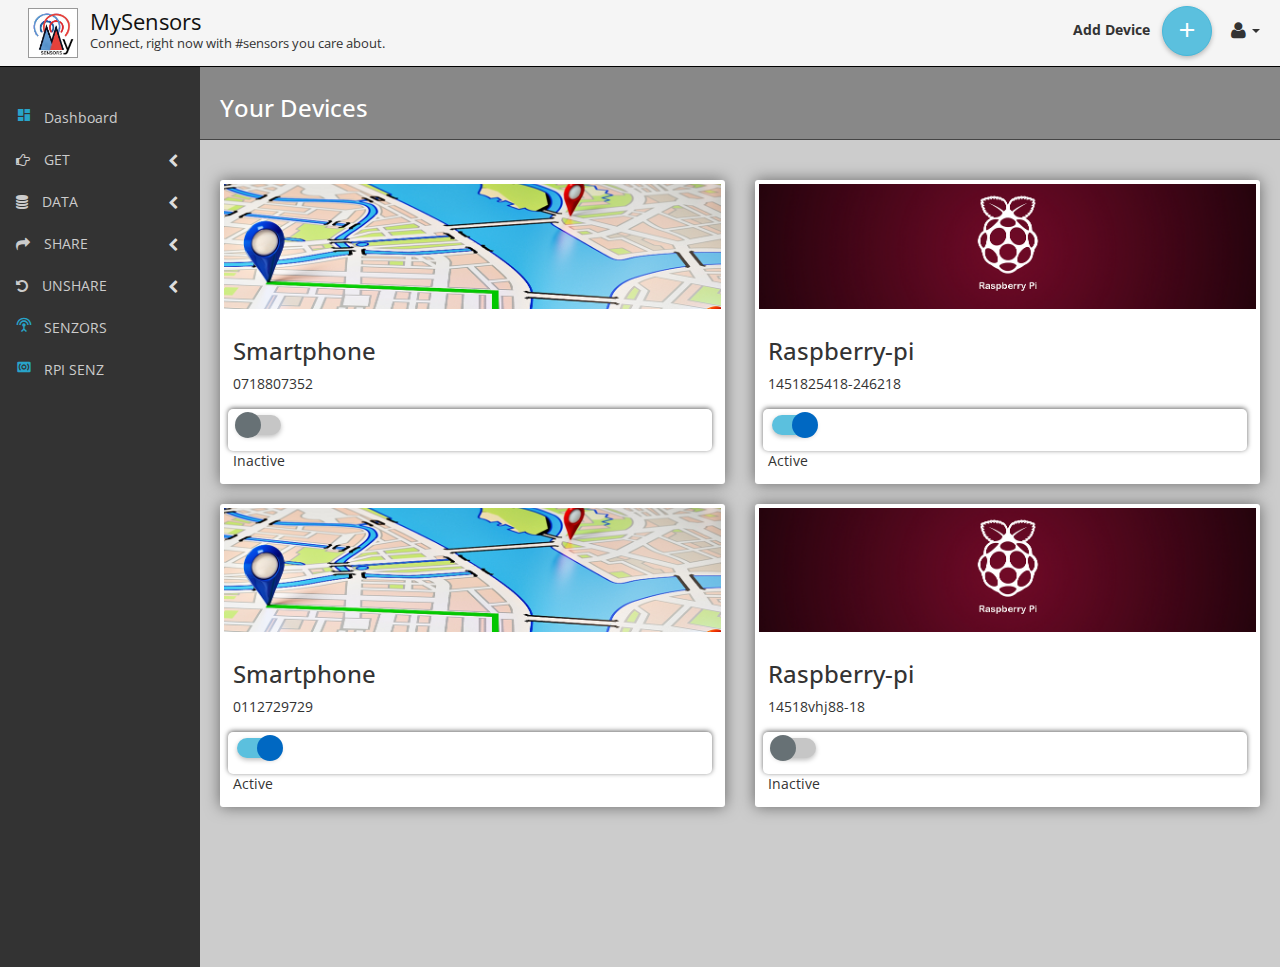
<file: webstorm-MS/index.html>
﻿<!DOCTYPE html>
<html ng-app="app">
<head>
    <title>My Sensors</title>
    <meta name="viewport" content="width=device-width,initial-scale=1,maximum-scale=1,user-scalable=no"/>
    <link href='http://fonts.googleapis.com/css?family=Open+Sans' rel='stylesheet' type='text/css'>
    <link href="Content/bootstrap.min.css" rel="stylesheet" />
    <link href="https://fonts.googleapis.com/icon?family=Material+Icons" rel="stylesheet">
    <link href="Content/font-awesome.min.css" rel="stylesheet" />
    <link href="Content/angular-gridster.min.css" rel="stylesheet"/>
    <link href="https://fonts.googleapis.com/icon?family=Material+Icons"     rel="stylesheet"/>
    <link href="app/app.css" rel="stylesheet" />
    <link href="ext-modules/msFramework/msFramework.css" rel="stylesheet" />
    <link href="ext-modules/msDashboard/dashboard.css" rel="stylesheet"/>
    <link href="ext-modules/msMenu/msMenu.css" rel="stylesheet"/>
    <link href="https://fonts.googleapis.com/icon?family=Material+Icons"     rel="stylesheet"/>


    <script src="Scripts/jquery-2.1.3.min.js"></script>
    <script src="Scripts/bootstrap.min.js"></script>




    <script src="Scripts/angular.min.js"></script>
    <script src="Scripts/angular-animate.min.js"></script>
    <script src="Scripts/angular-route.min.js"></script>
    <script src="Scripts/angular-gridster.min.js"></script>

    <script src="ext-modules/msMenu/msMenuModule.js"></script>
    <script src="ext-modules/msMenu/msMenuController.js"></script>
    <script src="ext-modules/msMenu/msMenuDirective.js"></script>
    <script src="ext-modules/msMenu/msMenuItemDirective.js"></script>
    <script src="ext-modules/msMenu/msMenuGroupDirective.js"></script>
    <script src="ext-modules/msMenu/msMenuSrchDirective.js"></script>



    <script src="ext-modules/msDashboard/msDashboardModule.js"></script>


    <script src="ext-modules/msFramework/msFrameworkModule.js"></script>
    <script src="ext-modules/msFramework/msFrameworkController.js"></script>
    <script src="ext-modules/msFramework/msFrameworkDirective.js"></script>

    <script src="ext-modules/msFramework/msAddDeviceDirective.js"></script>



    <script src="app/appModule.js"></script>
    <script src="app/appConfig.js"></script>
    <script src="app/appConfigRoute.js"></script>

    <!--<script src="ext-modules/msDashboard/msDashboardModule.js"></script>-->
    <script src="app/directives/msDashboardDirective.js"></script>
    <script src="ext-modules/msDashboard/msDashboardController.js"></script>

    <script src="app/directives/msRpiDirective.js"></script>
    <script src="app/directives/msSensorsDirective.js"></script>


</head>
<body class="container-fluid" id="content">
    <ms-framework title="MySensors"
                  subtitle="Connect, right now with #sensors you care about."
                  icon="images/logo.png"      >
       <ms-menu>
            <ms-menu-item label="Dashboard" icon="dashboard"  route="dashboard"></ms-menu-item>



            <ms-menu-group label="GET" icon="fa-hand-o-right">
                <ms-menu-srch btnlabel="GET" > </ms-menu-srch>



            </ms-menu-group>



            <ms-menu-group label="DATA" icon="fa-database">
                <input id="datauserdata" class="form-control" placeholder="Data to send" type="search" >
                <ms-menu-srch btnlabel="DATA"></ms-menu-srch>

            </ms-menu-group>



            <ms-menu-group label="SHARE" icon="fa-share">
                <ms-menu-srch btnlabel="SHARE"></ms-menu-srch>

            </ms-menu-group>



            <ms-menu-group label="UNSHARE" icon="fa-undo ">
                <ms-menu-srch btnlabel="UNSHARE"></ms-menu-srch>

            </ms-menu-group>


           <ms-menu-item label="SENZORS" icon="settings_input_antenna" route="sensors" ></ms-menu-item>
           <ms-menu-item label="RPI SENZ" icon="surround_sound" route="rpi" ></ms-menu-item>
        </ms-menu>


    </ms-framework>

</body>
</html>
</file>
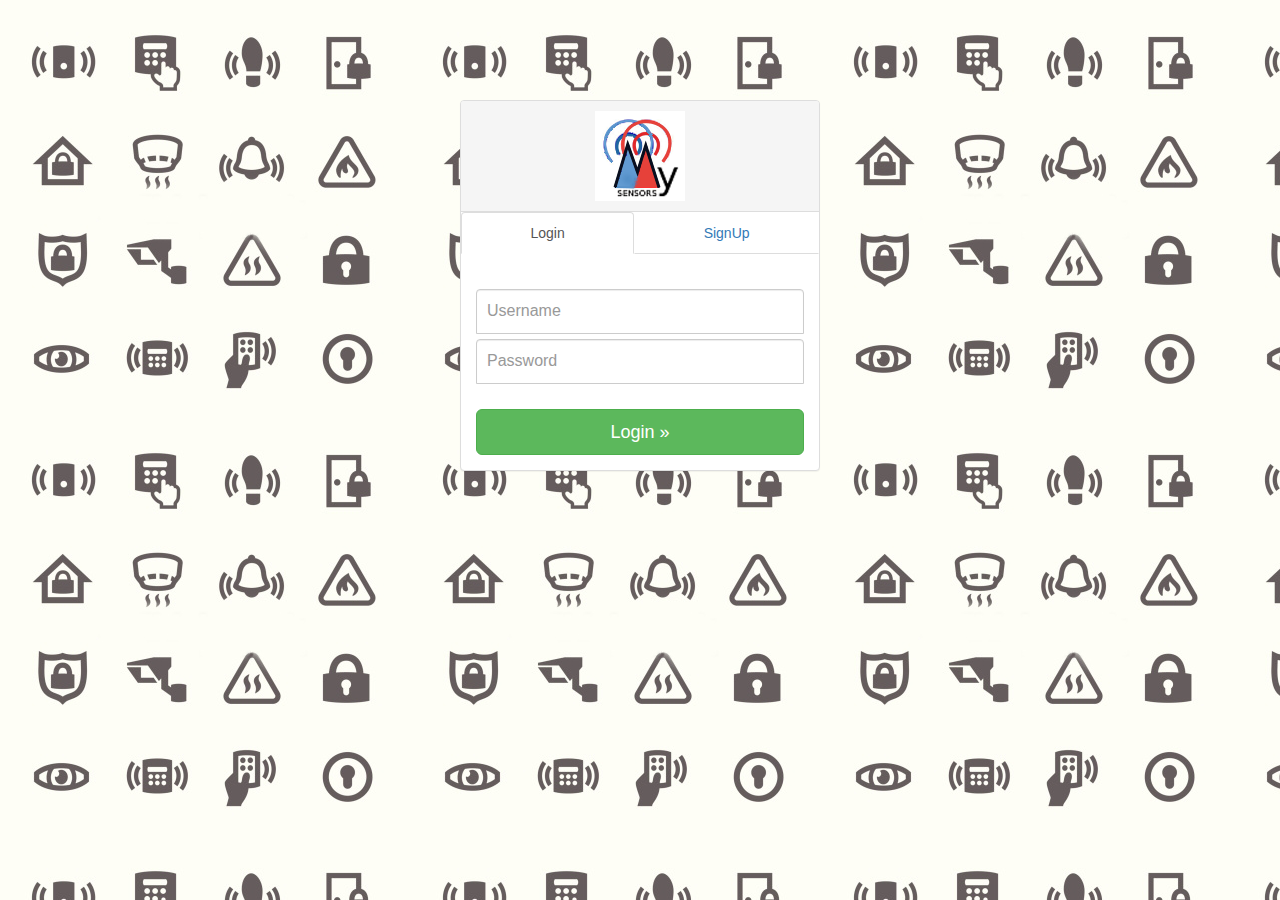
<file: webstorm-MS/login.html>
<!DOCTYPE html>
<html lang="en">
<head>
    <meta charset="UTF-8">
    <script src="js/TweenLite.min.js"></script>
    <link rel="stylesheet" href="css/login.css"/>
    <link rel="stylesheet" href="css/bootstrap.min.css"/>
    <!--<link rel="stylesheet" href="js/bootstrap.min.js"/>-->
    <script src="js/jquery.min.js"></script>
    <script src="js/bootstrap.min.js"></script>

    <!-- Function to float -->
    <script>
        $(document).ready(function () {
            $(document).mousemove(function (event) {
                TweenLite.to($("body"),
                        .5, {
                            css: {
                                backgroundPosition: "" + parseInt(event.pageX / 8) + "px " + parseInt(event.pageY / '12') + "px, " + parseInt(event.pageX / '15') + "px " + parseInt(event.pageY / '15') + "px, " + parseInt(event.pageX / '30') + "px " + parseInt(event.pageY / '30') + "px",
                                "background-position": parseInt(event.pageX / 8) + "px " + parseInt(event.pageY / 12) + "px, " + parseInt(event.pageX / 15) + "px " + parseInt(event.pageY / 15) + "px, " + parseInt(event.pageX / 30) + "px " + parseInt(event.pageY / 30) + "px"
                            }
                        })
            })
        })</script>

    <!-- fuction to switch tabs-->

    <script type="text/javascript">
        $(document).ready(function () {
            $("#myTab a").click(function (e) {
                e.preventDefault();
                $(this).tab('show');
            });
        });
    </script>

    <title>MySensors Login</title>

</head>
<body>
<div class="container">
    <div class="row vertical-offset-100">
        <div class="col-md-4 col-md-offset-4">
            <div class="panel panel-default">
                <div class="panel-heading">
                    <div class="row-fluid user-row">
                        <img src="images/logo.png" class="img-responsive"
                             alt="Conxole Admin"/>
                    </div>
                </div>
                <ul class="nav nav-tabs nav-justified" id="myTab">
                    <li class="active"><a href="#loginTab">Login</a></li>
                    <li><a href="#signup">SignUp</a></li>
                </ul>
                <div class="panel-body">
                    <div class="tab-content">
                        <div id="loginTab" class="tab-pane fade in active">
                            <form accept-charset="UTF-8" role="form" class="form-signin">
                                <fieldset>
                                    <label class="panel-login">
                                        <!--<div class="login_result"></div>-->
                                    </label>
                                    <input class="form-control" placeholder="Username" id="username" type="text">
                                    <input class="form-control" placeholder="Password" id="password" type="password">
                                    <br/>
                                    <a class="btn btn-lg btn-success btn-block" href="index.html" id="login">Login »</a>
                                </fieldset>
                            </form>
                        </div>
                        <div class="form-signin tab-pane fade" id="signup">
                            <input class="form-control" placeholder="Your Name" id="name" type="text">
                            <input class="form-control" placeholder="Email Address" id="email" type="email">
                            <input class="form-control" placeholder="Phone Number" id="phone" type="tel">
                            <input class="form-control" placeholder="Password" id="pass1" type="password">
                            <input class="form-control" placeholder="Confirm Password" id="pass2" type="password">
                            <br/>
                            <a class="btn btn-lg btn-success btn-block" href="#" id="btnsignup">Signup »</a>
                        </div>
                    </div>
                </div>
            </div>
        </div>
    </div>
</div>
</body>
</html>
</file>
<file: webstorm-MS/app/app.css>
﻿body {
    background-color:#333333;
    font-family:"Open Sans", sans-serif;
}
.container-fluid{
    padding: 0;
}
</file>
<file: webstorm-MS/ext-modules/msFramework/msFramework.css>
.ms-title-bar {
    background-color: #f5f5f5;
    padding: 0 20px;
    border-bottom: 1px solid black;
    -webkit-user-select: none; /* Chrome/Safari */        
-moz-user-select: none; /* Firefox */
-ms-user-select: none; /* IE10+ */
    
    
    

}

.ms-title-area {
    display: inline-block;

}
.ms-logo-area{
    /*text-align: center;*/
}

.ms-icon {
    display: inline-block;
    width: 50px;
    height: 50px;
    margin: 8px;
    vertical-align: top;
    border: 1px solid #999;
}

.ms-logo-title {
    color: #111;
    margin-top: 6px;
    font-size: 22px;
}

.ms-logo-subtitle {
    font-size: 13px;
    margin-top: -13px;
}

.ms-right-controls{
    line-height: 60px;

}
.ms-right-controls > div{
    text-align :center;
}


@media screen and (min-width:768px){
    .ms-right-controls > div {
        text-align: right;
    }
    .ms-logo-area{
        text-align: left;
    }

}

.ms-view{

    margin-left :200px;
    padding: 20px;
    background-color: #ccc;
    height: 100vh;
    overflow-y: scroll;
    
   


}
.btn-circle.btn-lg {
    text-align: left;
    width: 50px;
    height: 50px;
    padding: 4px 0px 0px 12px;
    font-size: 18px;
    line-height: 1.33;
    border-radius: 25px;
    box-shadow: 0 2px 5px 0 rgba(0, 0, 0, 0.26);

}
.btn-circle.btn-lg:focus { outline:0 !important; }

div.ms-right-controls li {
    display: inline;
    padding-right: 15px;
    padding-bottom: 0;
}

div.ms-right-controls ul{

    margin-bottom: 0;
}

.inside-right-controls{

    text-align: right;
}
.modal-header {
    padding:9px 15px;
    border-bottom:1px solid #eee;
    background-color: #5bc0de;
    color: #ffffff;
    text-align: left;
    -webkit-border-top-left-radius: 5px;
    -webkit-border-top-right-radius: 5px;
    -moz-border-radius-topleft: 5px;
    -moz-border-radius-topright: 5px;
    border-top-left-radius: 5px;
    border-top-right-radius: 5px;
}
.modal-body{
    text-align: left;
}

.navbar-login
{
    width: 305px;
    padding: 10px;
    padding-bottom: 0px;
}

.navbar-login-session
{
    padding: 10px;
    padding-bottom: 0px;
    padding-top: 0px;
}

.icon-size
{
    font-size: 87px;
}

.ms-collapsed-menu{
    display: inline-block;

}
.toggle {
    width: 40px;
    height: 40px;
    margin: 10px auto;
    padding: 5px 5px 5px 5px;

}
.toggle:focus {outline:0 !important;}

.toggle div {
    width: 100%;
    height: 4px;
    background: darkslategray;
    margin: 4px auto;
    transition: all 0.3s;
    backface-visibility: hidden;
}

.toggle.on .one {
    transform: rotate(45deg) translate(5px, 6px);
}

.toggle.on .two {
    opacity: 0;
}

.toggle.on .three {
    transform: rotate(-45deg) translate(5px, -6px);
}

.ms-collapse-menu{
    display: inline-block;
    height: 100%;
}

@media screen and (max-width: 768px){
    .ms-view{
        margin-left: 0;
    }
}

@media screen and (max-width: 455px){
    .ms-logo-subtitle{
        display: none;

    }
    .ms-logo-title{
        margin-bottom: 0;
        margin-top: 16px;


    }
}

.lbl {
    position: relative;
    /* display: block;*/ 
    height: 20px;
    width: 44px;
    background: #c6c6c6;
    border-radius: 100px;
    cursor: pointer;
    transition: all 0.3s ease;
    box-shadow: 0 2px 5px 0 rgba(0, 0, 0, 0.26);
}
.lbl:after {
    position: absolute;
    left: -2px;
    top: -3px;
    display: block;
    width: 26px;
    height: 26px;
    border-radius: 100px;
    background: #677175;
    content: '';
    transition: all 0.3s ease;
}
.lbl:active:after {
    transform: scale(1.15, 0.85);
}
.cbx:checked ~ label {
    background: #5bc0de;
}
.cbx:checked ~ label:after {
    left: 20px;
    background: #0068c2;
}
.cbx:disabled ~ label {
    background: #d5d5d5;
    pointer-events: none;
}
.cbx:disabled ~ label:after {
    background: #e3e4e3;
}
.cntr {
    position: absolute;
    top: 50%;
    left: 50%;
    transform: translate(-50%, -50%);
}
.press {

    margin-top: 15px;
 

}
.hidden {
    display: none;
}

.switch-grid{
   margin-bottom: 0;
   margin-top: 0;
      box-shadow: 0px -1px 5px #696969; 
      border-radius: 5px;


   
}

.switch-grid > li{
display: inline;
margin-left :4px;
padding: 5px 5px 0px 5px;
    line-height: 3em;
 


}


.dropdown-menu > li {
    margin-bottom: 0;
    cursor: pointer;
}

.dropdown-menu.bullet {
    margin-top: 8px;

}
.dropdown-menu.bullet:before {
    width: 0;
    height: 0;
    content: '';
    display: inline-block;
    position: absolute;
    border-color: transparent;
    border-style: solid;
    -webkit-transform: rotate(360deg);
    border-width: 0 7px 7px;
    border-bottom-color: #cccccc;
    border-bottom-color: rgba(0, 0, 0, 0.15);
    top: -7px;
    left: 9px;
}
.dropdown-menu.bullet:after {
    width: 0;
    height: 0;
    content: '';
    display: inline-block;
    position: absolute;
    border-color: transparent;
    border-style: solid;
    -webkit-transform: rotate(360deg);
    border-width: 0 6px 6px;
    border-bottom-color: #ffffff;
    top: -6px;
    left: 10px;
}


.dropdown-menu.bullet.pull-right:before {
    left: auto;
    right: 9px;
}
.dropdown-menu.bullet.pull-right:after {
    left: auto;
    right: 10px;
}
.dropdown-menu{
    line-height: 0;
    box-shadow: 2px 2px 10px #343434;

}
</file>
<file: webstorm-MS/ext-modules/msDashboard/dashboard.css>
.row {
    margin-left: -15px;
    margin-right: -15px;
}

.thumbnail {
    border: none !important;
    border-radius: 3px !important;
    background-color: rgb(255, 255, 255) !important;
    box-shadow: 0px 0px 15px #696969;
}

img {
    width: 100%;
    height: auto;
}

.dashboard-title {
    font-size: 20px;
    border-bottom: 1px solid #444;
    color: white;
    background-color: #888 ;
    margin: -20px;
    margin-bottom: 20px;
    min-height: 50px;
    padding: 8px;
    padding-left: 20px;
}

@media screen and (max-width:455px)  {
    .dashboard-title{
        text-align: center;
    }
}
</file>
<file: webstorm-MS/ext-modules/msMenu/msMenu.css>
.ms-menu-area {
    position: relative;
    background-color: #333333;
    color: #ccc;
    padding-left: 0;
    width:200px;
    min-height: 100vh;
    padding-top: 30px;
    float:left;
    -webkit-user-select: none; /* Chrome/Safari */        
-moz-user-select: none; /* Firefox */
-ms-user-select: none; /* IE10+ */

}


.ms-menu-area ul{
    padding-left: 0;
}

.ms-menu-area .btn:hover{
    color:#ccc;

}

.ms-menu{
    list-style-type: none;
    vertical-align: top;
}

.ms-menu ul{
   display: inline;
    list-style-type: none;
    padding-left: 0;
}
.ms-menu li{
line-height: 3em;
    cursor: pointer;


}
.ms-menu li div{
   display:inline-block;
    width:90%;
    padding-left:16px;


}
.ms-menu-item:hover{
    background-color: #555;

}
.ms-noselect{
    -webkit-touch-callout : none;
    -webkit-user-select :none;
    -moz-user-select:none;
    -ms-user-select:none;
    user-select:none;

}
 .ms-menu-icon{
     margin-right: 10px;

 }


 .ms-searchArea li{
     padding-top:2px;
     text-align: center;

 }

.ms-searchArea li.bt{
    padding-bottom: 13px;


}

.ms-group-indicator-left{
    float:right;
    color:#ddd;
    margin-right:2px;
    margin-top:15px;

}
.ms-fade-in-animation{

    -moz-transition:linear all 0.5s;
    -o-transition:linear all 0.5s;
    -webkit-transition:linear all 0.5s;

    transition:linear all 0.5s;
}
.ms-fade-in-animation.ng-hide{
    opacity:0;
}

.ms-menu-active-indicator{
    float:right;

}

@media screen and (max-width: 768px){

    .ms-menu-area{
        z-index:100;
        width:95%;
        font-size: large;
        -webkit-transition:all linear 0.1s;
        transition:all linear 0.3s;

    }
    .ms-menu-area.ng-hide{
     
       padding: 10px 0 0 0;
       opacity:0;
  
       
    }
    


}
</file>
<file: webstorm-MS/css/login.css>
body {
    background-color: #444;
    background: url(../images/background.jpg);

}

.form-signin input {
    margin-bottom: 5px;
    border-bottom-left-radius: 0;
    border-bottom-right-radius: 0;
}

/*.form-signin input[type="password"] {*/
/*margin-bottom: 10px;*/
/*border-top-left-radius: 0;*/
/*border-top-right-radius: 0;*/
/*}*/
.form-signin .form-control {
    position: relative;
    font-size: 16px;
    font-family: 'Open Sans', Arial, Helvetica, sans-serif;
    height: auto;
    padding: 10px;
    -webkit-box-sizing: border-box;
    -moz-box-sizing: border-box;
    box-sizing: border-box;
}

.vertical-offset-100 {
    padding-top: 100px;
}
.img-responsive {
    display: block;
    max-width: 100%;
    height: auto;
    margin: auto;
}
.panel {
    margin-bottom: 20px;
    background-color: rgba(255, 255, 255, 0.75);
    border: 1px solid transparent;
    border-radius: 4px;
    -webkit-box-shadow: 0 1px 1px rgba(0, 0, 0, .05);
    box-shadow: 0 1px 1px rgba(0, 0, 0, .05);
}
</file>
<file: webstorm-MS/Content/angular-gridster.min.css>
.gridster{position:relative;margin:auto;height:0}.gridster>ul{margin:0;list-style:none;padding:0}.gridster-item{-webkit-box-sizing:border-box;-moz-box-sizing:border-box;box-sizing:border-box;list-style:none;z-index:2;position:absolute;display:none}.gridster-loaded{-webkit-transition:height .3s;-moz-transition:height .3s;-o-transition:height .3s;transition:height .3s}.gridster-loaded .gridster-item{display:block;position:absolute;-webkit-transition:opacity .3s, left .3s, top .3s, width .3s, height .3s;-moz-transition:opacity .3s, left .3s, top .3s, width .3s, height .3s;-o-transition:opacity .3s, left .3s, top .3s, width .3s, height .3s;transition:opacity .3s, left .3s, top .3s, width .3s, height .3s;-webkit-transition-delay:50ms;-moz-transition-delay:50ms;-o-transition-delay:50ms;transition-delay:50ms}.gridster-loaded .gridster-preview-holder{display:none;z-index:1;position:absolute;background-color:#ddd;border-color:#fff;opacity:0.2;-webkit-transition:width .2s, height .3s;-moz-transition:width .2s, height .3s;-o-transition:width .2s, height .3s;transition:width .2s, height .3s;-webkit-transition-delay:50ms;-moz-transition-delay:50ms;-o-transition-delay:50ms;transition-delay:50ms}.gridster-loaded .gridster-item.gridster-item-moving{-webkit-transition:none;-moz-transition:none;-o-transition:none;transition:none}.gridster-mobile{height:auto !important}.gridster-mobile .gridster-item{height:auto;position:static;float:none}.gridster-item.ng-leave.ng-leave-active{opacity:0}.gridster-item.ng-enter{opacity:1}.gridster-item-moving{z-index:3}.gridster-item-resizable-handler{position:absolute;font-size:1px;display:block}.handle-se{cursor:se-resize;width:0;height:0;right:1px;bottom:1px;border-style:solid;border-width:0 0 12px 12px;border-color:transparent}.handle-ne{cursor:ne-resize;width:12px;height:12px;right:1px;top:1px}.handle-nw{cursor:nw-resize;width:12px;height:12px;left:1px;top:1px}.handle-sw{cursor:sw-resize;width:12px;height:12px;left:1px;bottom:1px}.handle-e{cursor:e-resize;width:12px;bottom:0;right:1px;top:0}.handle-s{cursor:s-resize;height:12px;right:0;bottom:1px;left:0}.handle-n{cursor:n-resize;height:12px;right:0;top:1px;left:0}.handle-w{cursor:w-resize;width:12px;left:1px;top:0;bottom:0}.gridster .gridster-item:hover .gridster-box{border:1.5px solid #B3B2B3}.gridster .gridster-item:hover .handle-se{border-color:transparent transparent #ccc}
</file>
